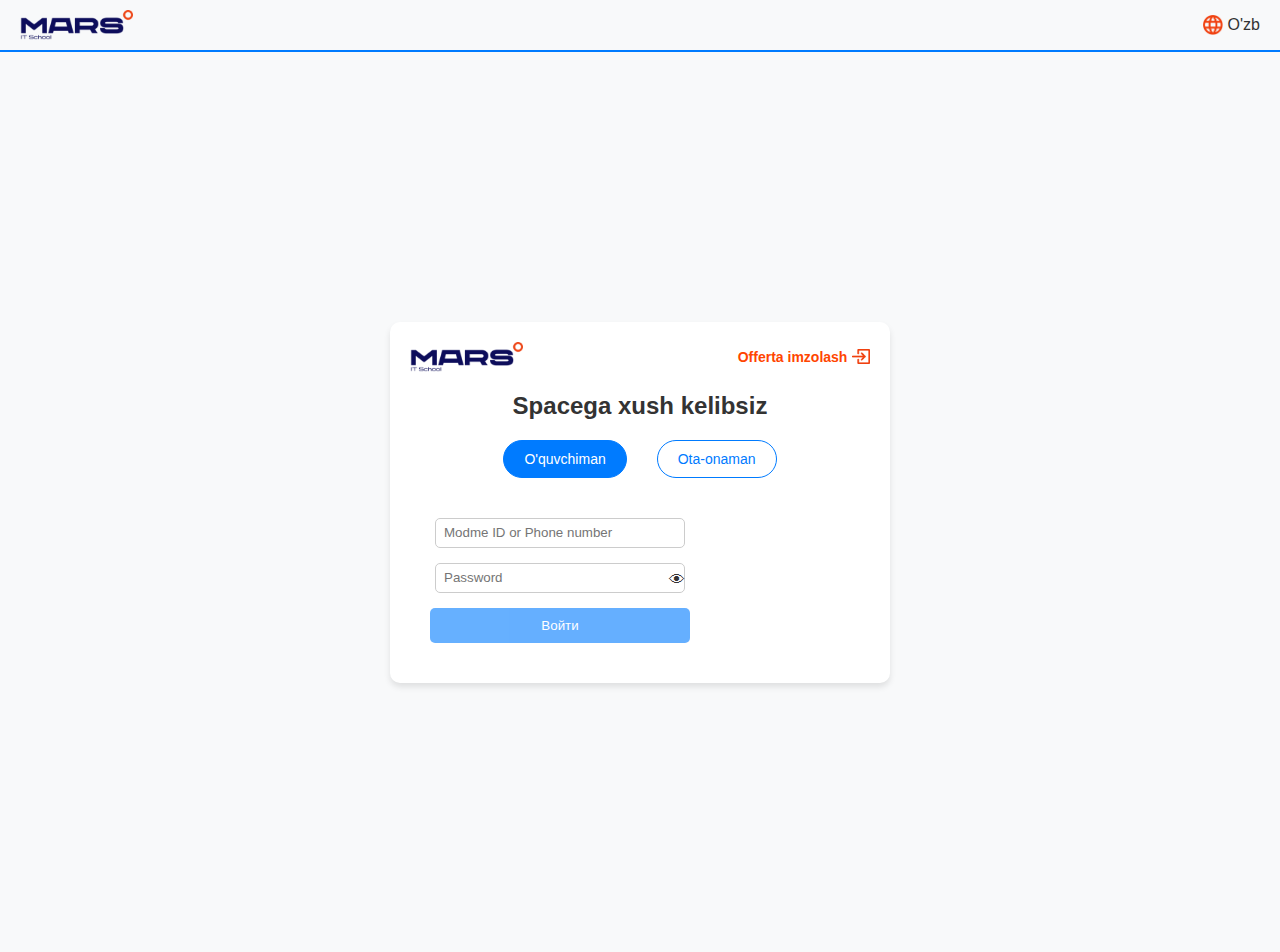
<file: index.html>
<!DOCTYPE html>
<html lang="en">
<head>
    <meta charset="UTF-8">
    <meta name="viewport" content="width=device-width, initial-scale=1.0">
    <title>Spacega xush kelibsiz</title>
    <link rel="stylesheet" href="style.css">
</head>
<body>
    <header>
        <nav class="navbar">
            <img src="image 3.png" alt="Mars IT School" class="logo">
            <div class="nav-right">
                <img src="Vector.png" alt="Language Icon" class="lang-icon">
                <span>O'zb</span>
            </div>
        </nav>
    </header>

    <main class="main-container">
        <div class="card">
            <div class="card-header">
                <img src="image 3.png" alt="Mars IT School" class="card-logo">
                <div class="offer">
                    <span>Offerta imzolash</span>
                    <img src="Vector (2).png" alt="Exit" class="exit-icon">
                </div>
            </div>
            <h1>Spacega xush kelibsiz</h1>
            <div class="toggle-buttons">
                <button type="button" class="btn active">O'quvchiman</button>
                <button type="button" class="btn">Ota-onaman</button>
            </div>
            <form class="login-form" id="loginForm">
            
                <input type="text" id="username" name="username" placeholder="Modme ID or Phone number" required>
        
              
                <div class="password-wrapper">
                    <input placeholder="Password" type="password" id="password" name="password" required>
                    <span class="toggle-password" id="togglePassword">👁</span>
                </div>
        
                <button type="submit" id="submitButton" disabled >Войти <link rel="stylesheet" href="u.html"></button>
            </form>
        </div>
    </main>
    <script src="script.js"></script>
</body>
</html>
</file>
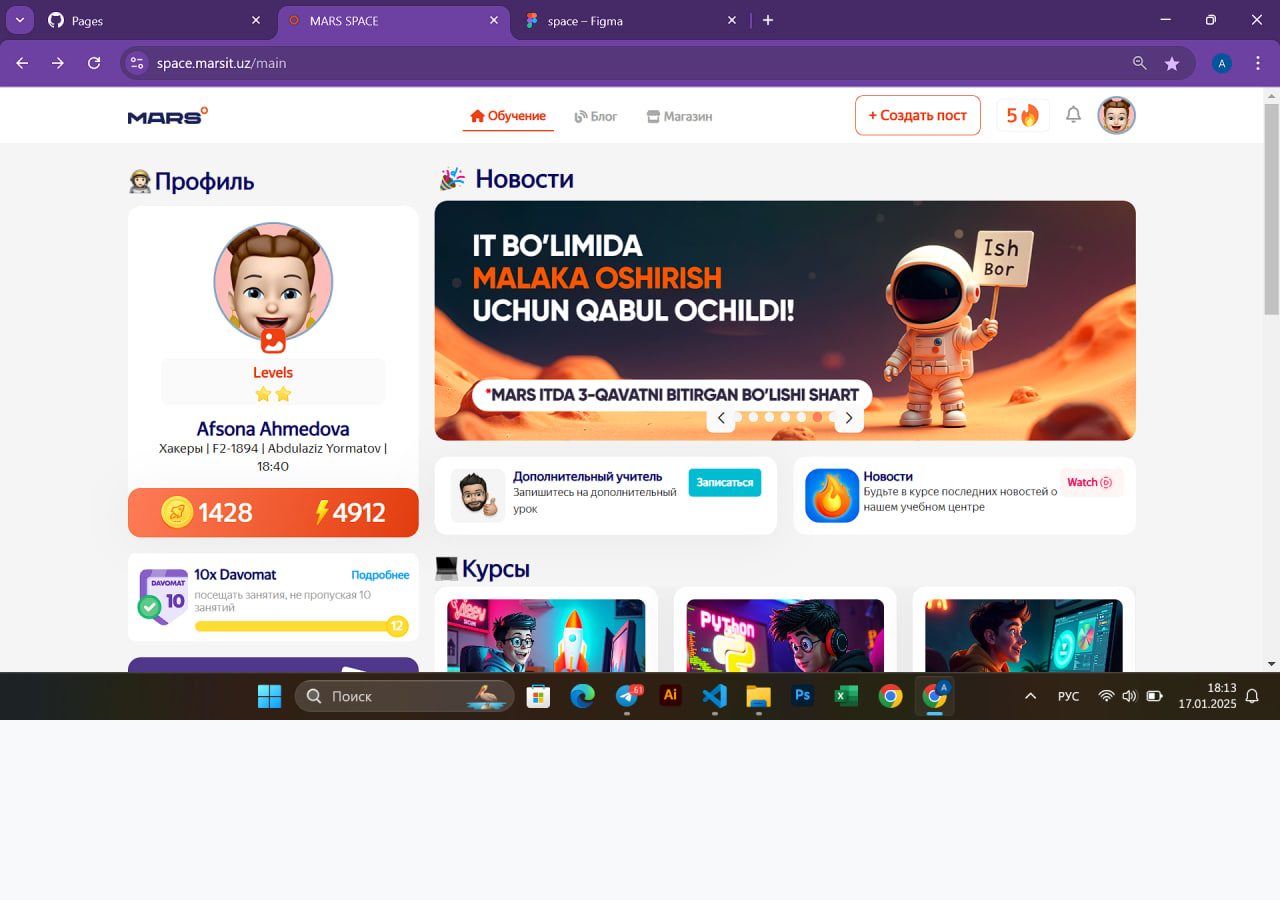
<file: u.html>
<!DOCTYPE html>
<html lang="en">
<head>
    <meta charset="UTF-8">
    <meta name="viewport" content="width=device-width, initial-scale=1.0">
    <title>Document</title>
    <link rel="stylesheet" href="style.css">
</head>
<body>
    <img src="photo_2025-01-17_18-27-08.jpg" alt="">
</body>
</html>
</file>
<file: style.css>
/* Reset CSS */
* {
    margin: 0;
    padding: 0;
    box-sizing: border-box;
}

body {
    font-family: Arial, sans-serif;
    background-color: #f8f9fa;
    color: #333;
}

.navbar {
    display: flex;
    justify-content: space-between;
    align-items: center;
    padding: 10px 20px;
    
    border-bottom: 2px solid #007bff;
}

.logo {
    height: 30px;
}

.nav-right {
    display: flex;
    align-items: center;
    gap: 5px;
}

.lang-icon {
    height: 20px;
}

.main-container {
    display: flex;
    justify-content: center;
    align-items: center;
    height: 100vh;
    padding: 20px;
}

.card {
    background-color: white;
    border-radius: 10px;
    box-shadow: 0 4px 6px rgba(0, 0, 0, 0.1);
 
    width: 500px;
    padding: 20px;
    text-align: center;
}

.card-header {
    display: flex;
    justify-content: space-between;
    align-items: center;
    margin-bottom: 20px;
}

.card-logo {
    height: 30px;
}

.offer {
    display: flex;
    align-items: center;
    gap: 5px;
    color: #ff4500;
    font-size: 14px;
    font-weight: bold;
}

.exit-icon {
    height: 15px;
}

h1 {
    font-size: 24px;
    margin-bottom: 20px;
    color: #333;
}

.toggle-buttons {
    display: flex;
    justify-content: center;
    gap: 30px;
    margin-bottom: 20px;
}

.btn {
    padding: 10px 20px;
    border: 1px solid #007bff;
    background-color: white;
    color: #007bff;
    border-radius: 20px;
    font-size: 14px;
    cursor: pointer;
    transition: all 0.3s;
}

.btn.active, .btn:hover {
    background-color: #007bff;
    color: white;
}

.input-field {
    width: 100%;
    padding: 10px;
    margin-bottom: 15px;
    border: 1px solid #ddd;
    border-radius: 5px;
    font-size: 14px;
}

.password-container {
    position: relative;
}

.eye-icon {
    position: absolute;
    right: 10px;
    top: 50%;
    transform: translateY(-50%);
    height: 20px;
    cursor: pointer;
}

.qr-text {
    font-size: 12px;
    color: #888;
    margin-bottom: 15px;
}


.login-form {
    width: 300px;
    padding: 20px;
}


.login-form input {
    width: 250px;
    height: 30px;
   padding: 8px;
    margin-bottom: 15px;
    border: 1px solid #ccc;
    border-radius: 5px;
}

.password-wrapper {
    position: relative;
     
}

.password-wrapper input {
 width: 250px;
}

.toggle-password {
    position: absolute;
    right: 5px;
    top: 8px;
    cursor: pointer;
    font-size: 16px;
}

.login-form button {
    width: 100%;
    padding: 10px;
    background-color: #007BFF;
    color: white;
    border: none;
    border-radius: 5px;
    cursor: pointer;
    opacity: 0.6;
}

.login-form button:enabled {
    opacity: 1;
}
</file>
